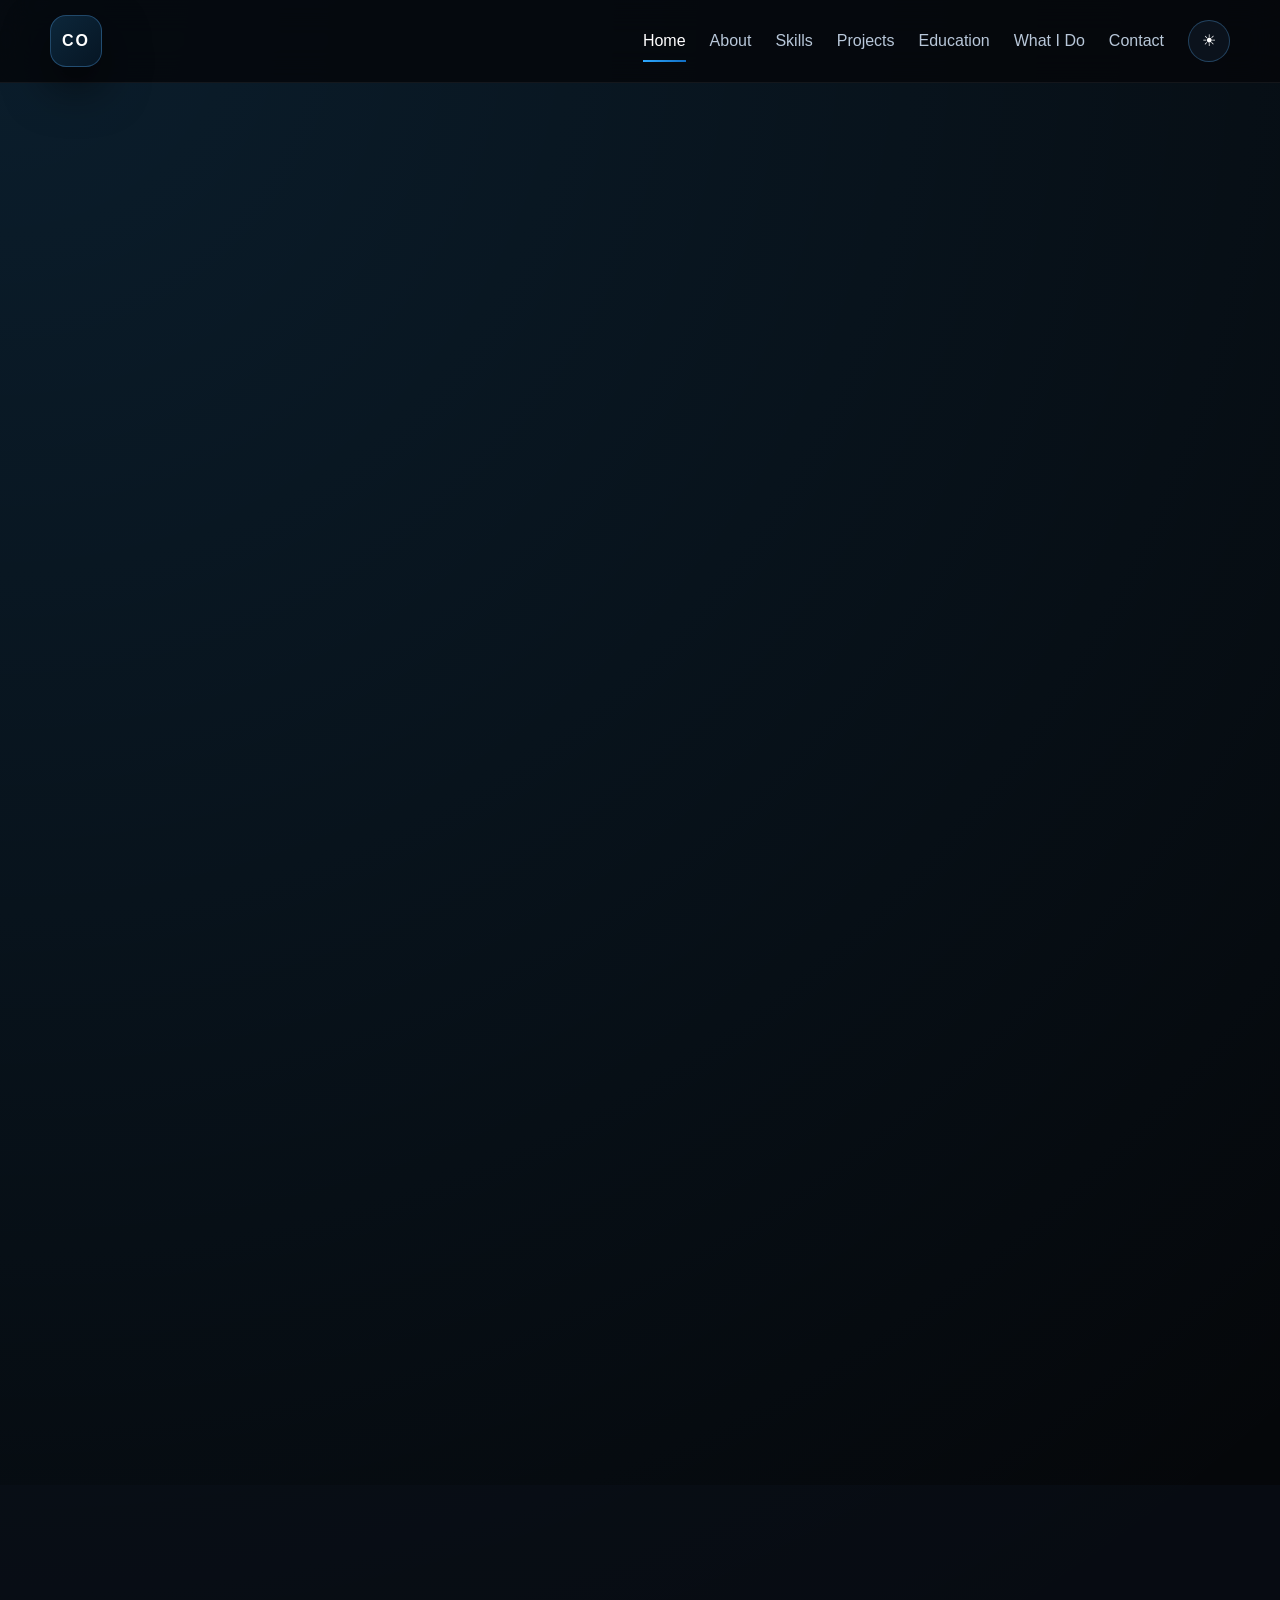
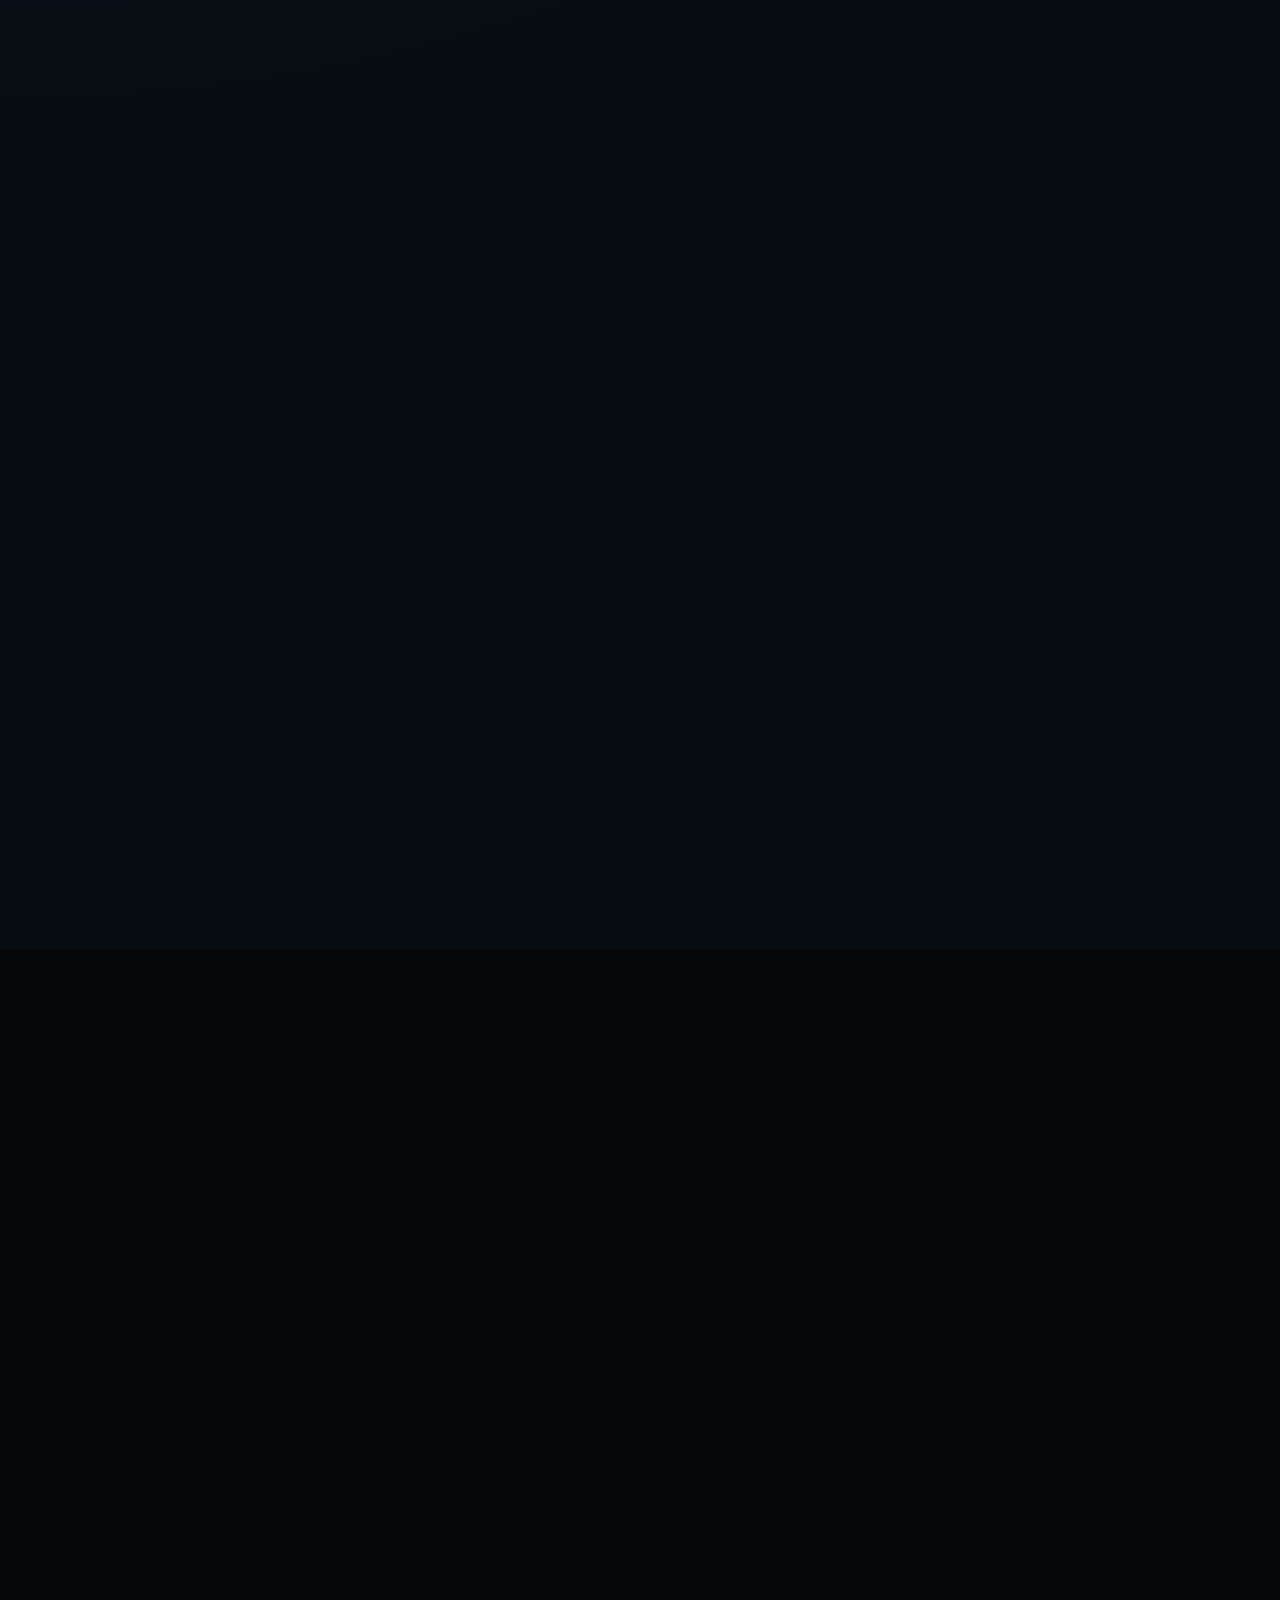
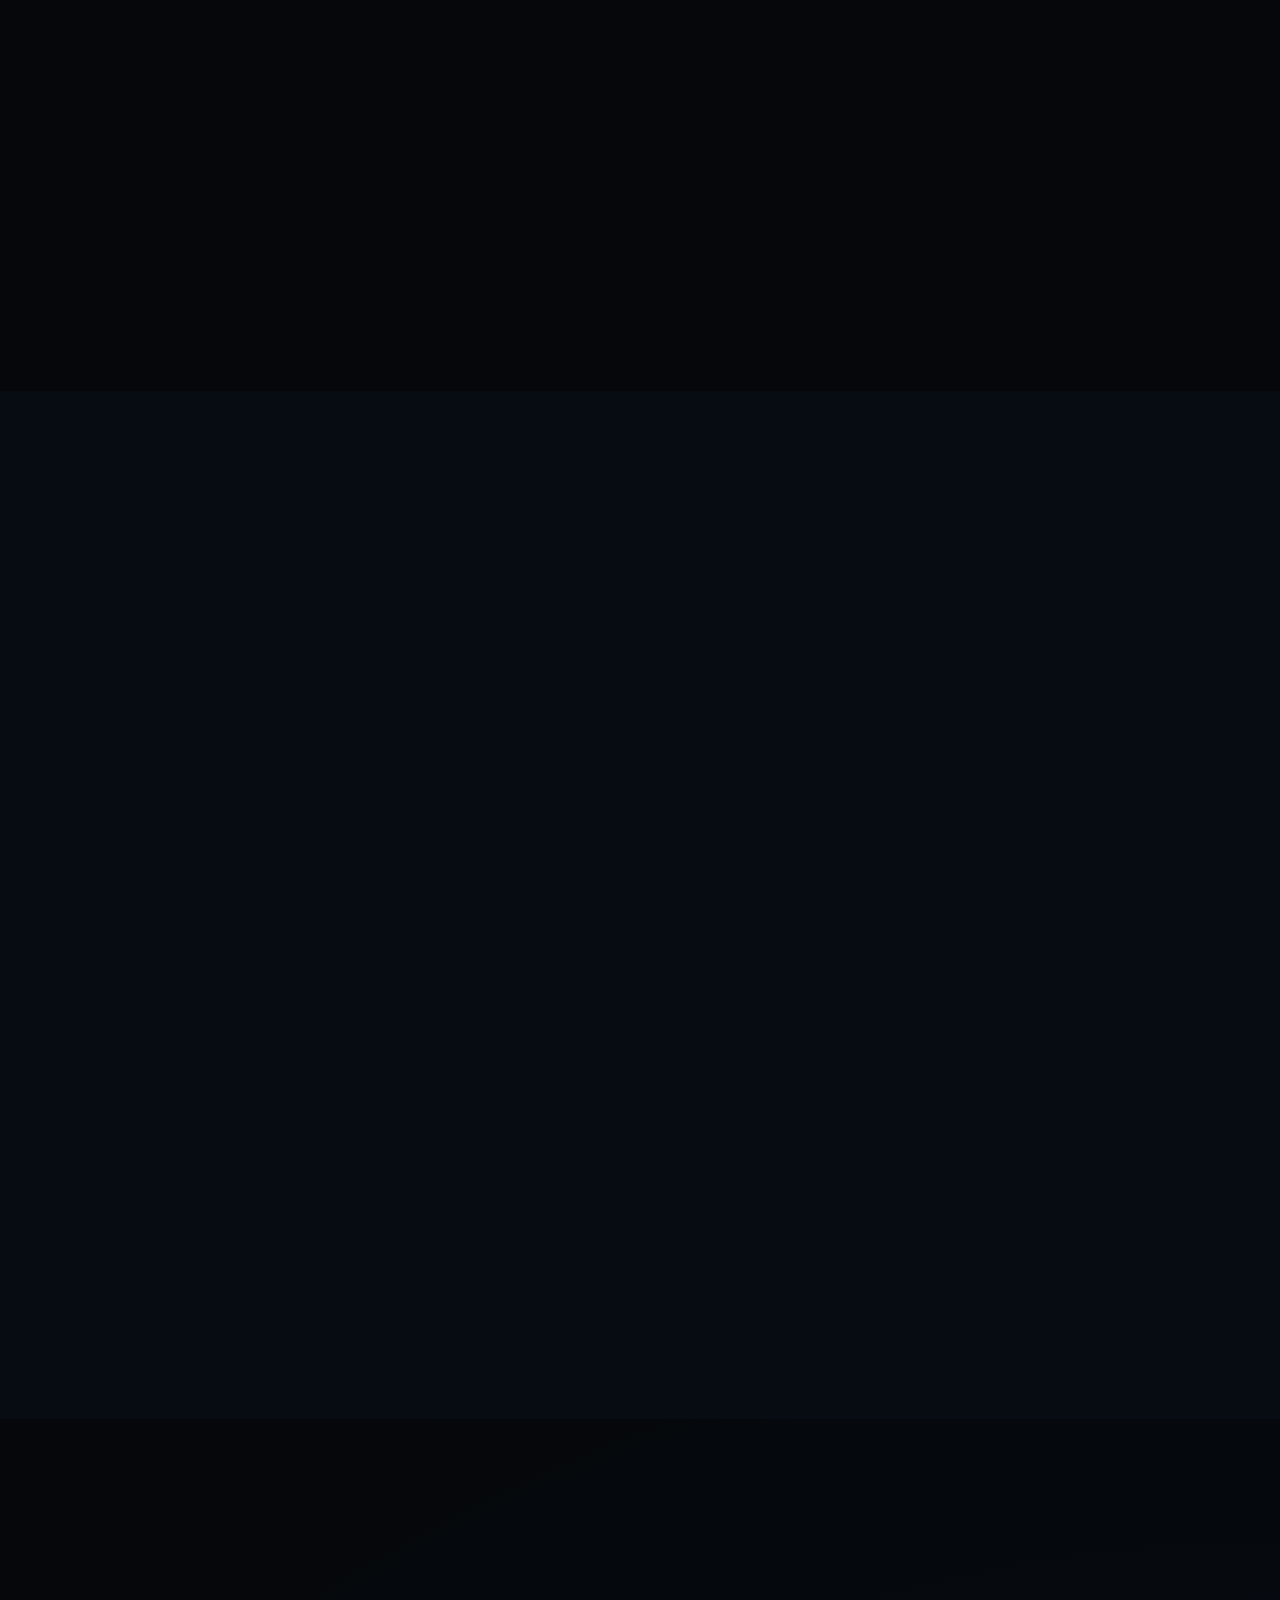
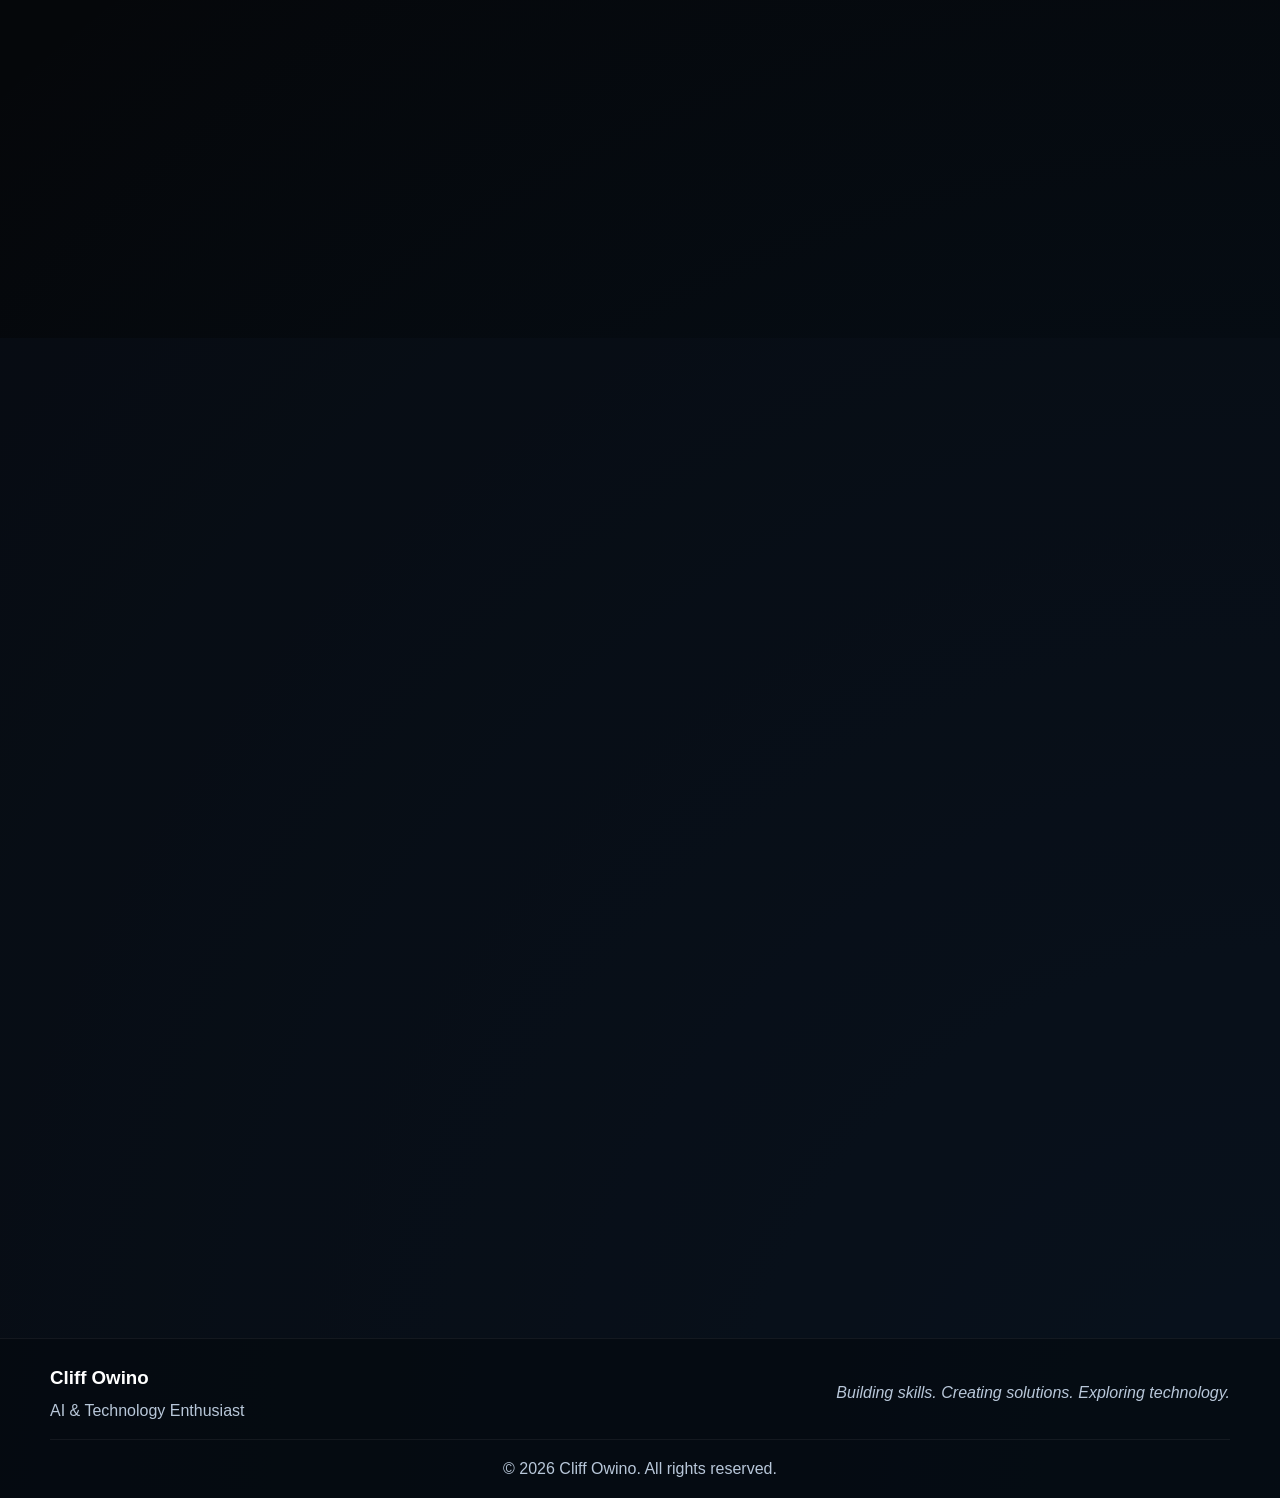
<file: index.html>
<!DOCTYPE html>
<html lang="en">
  <head>
    <meta charset="UTF-8" />
    <meta http-equiv="refresh" content="0; url=cliff-owino-portfolio/index.html" />
    <meta name="viewport" content="width=device-width, initial-scale=1.0" />
    <title>Cliff Owino | Portfolio</title>
  </head>
  <body>
    <p>Opening <a href="cliff-owino-portfolio/index.html">Cliff Owino's portfolio</a>...</p>
  </body>
</html>
</file>
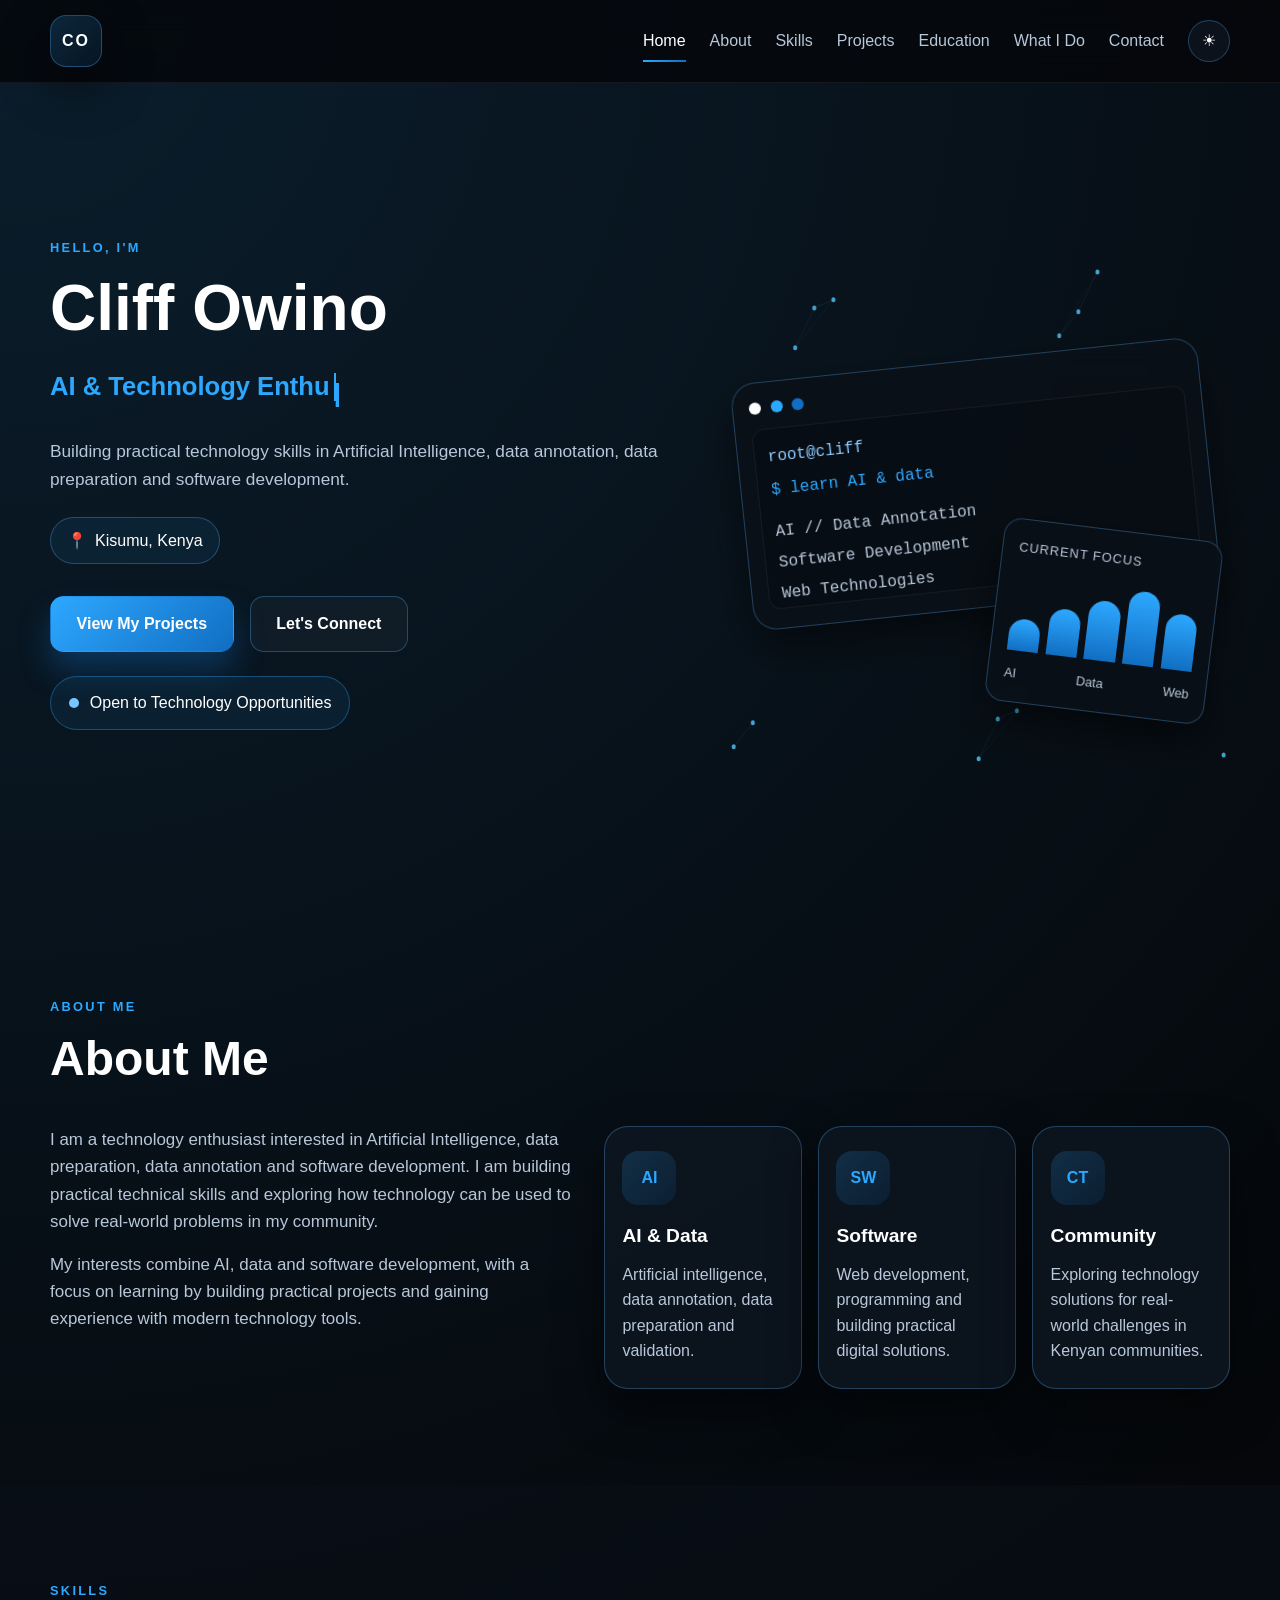
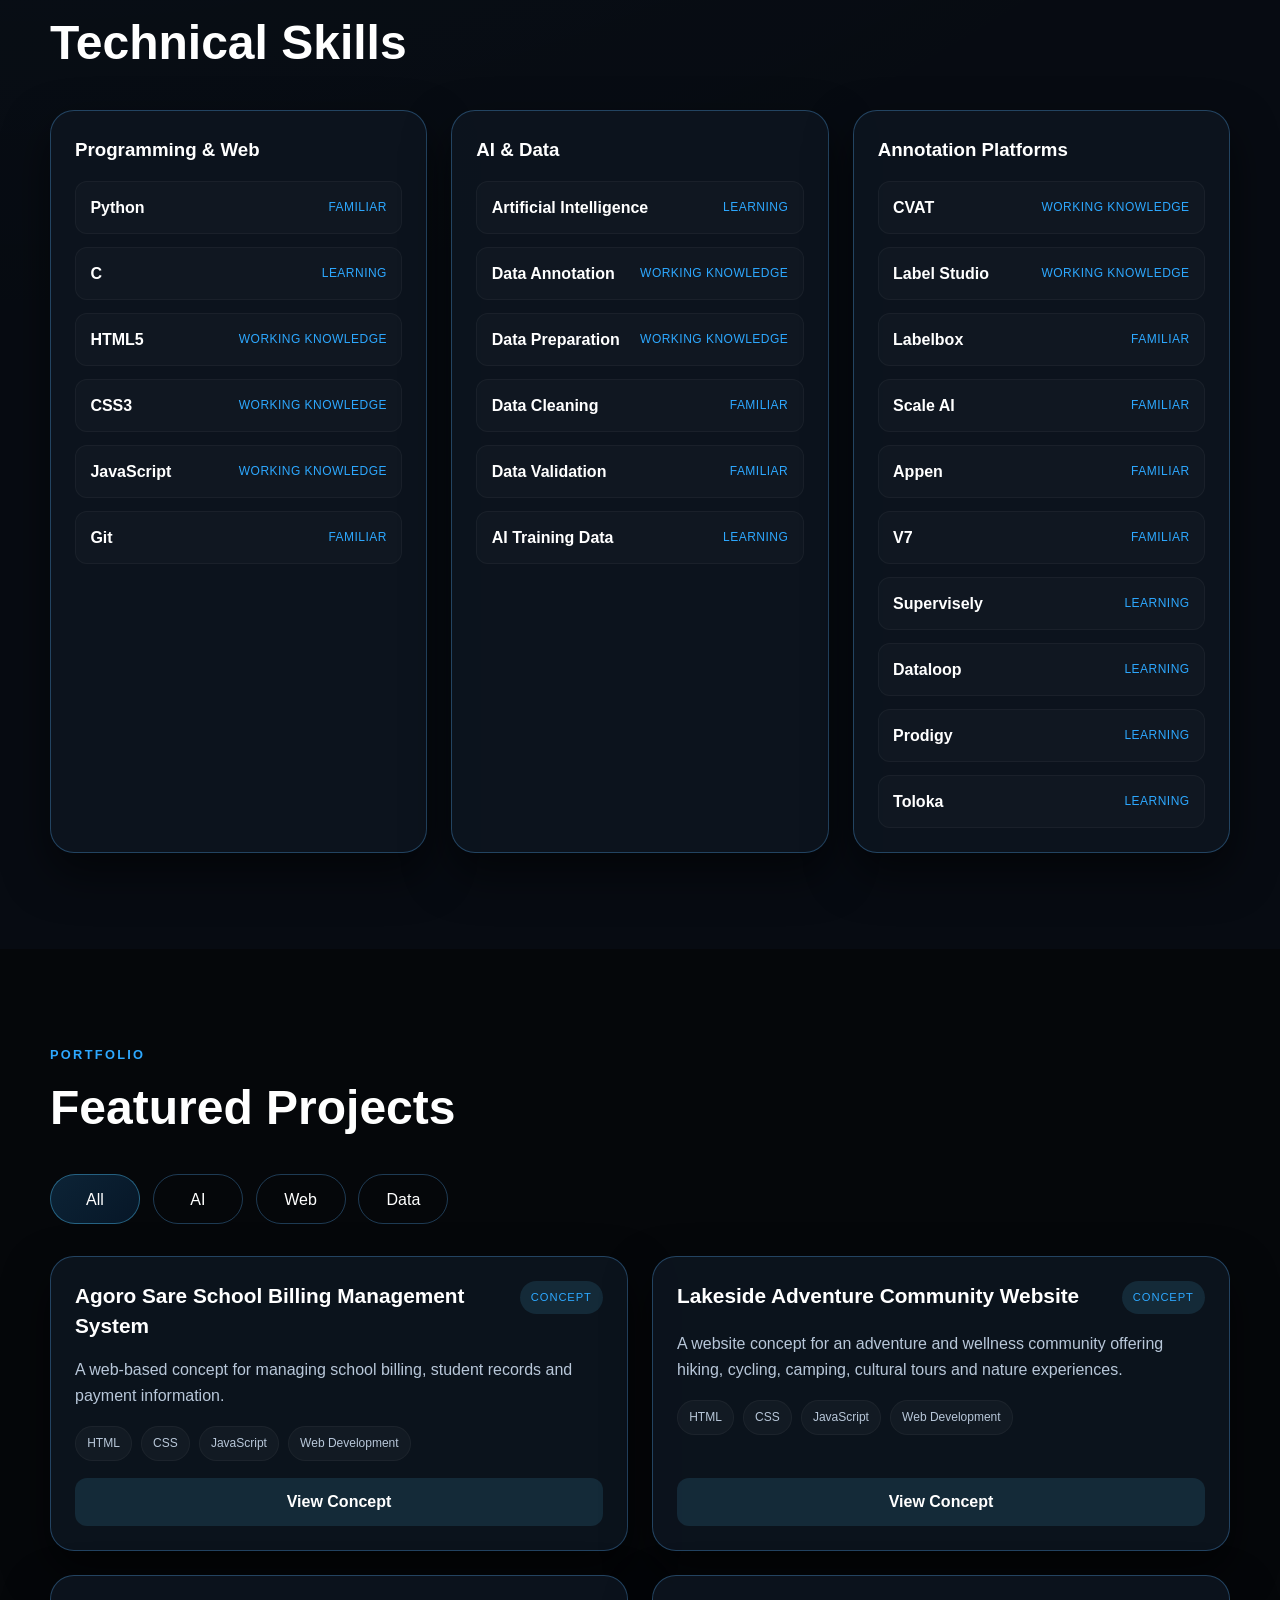
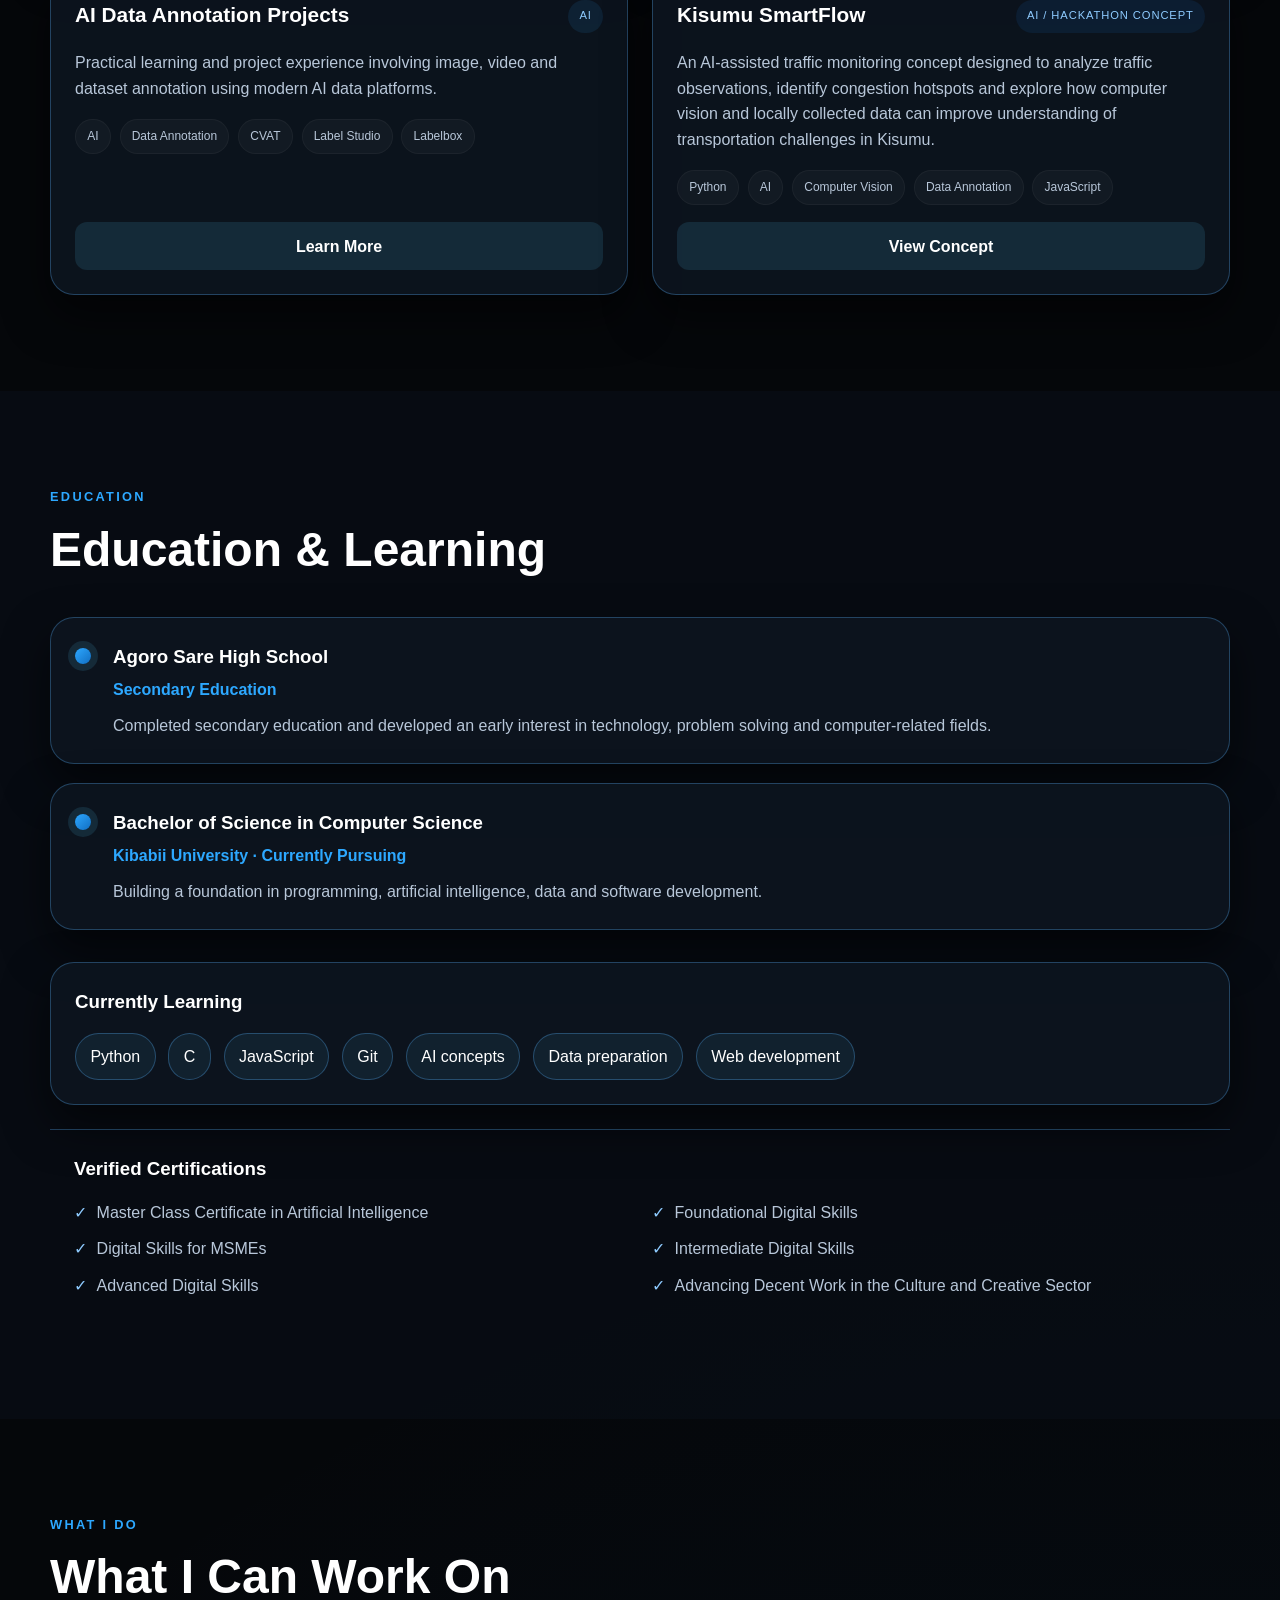
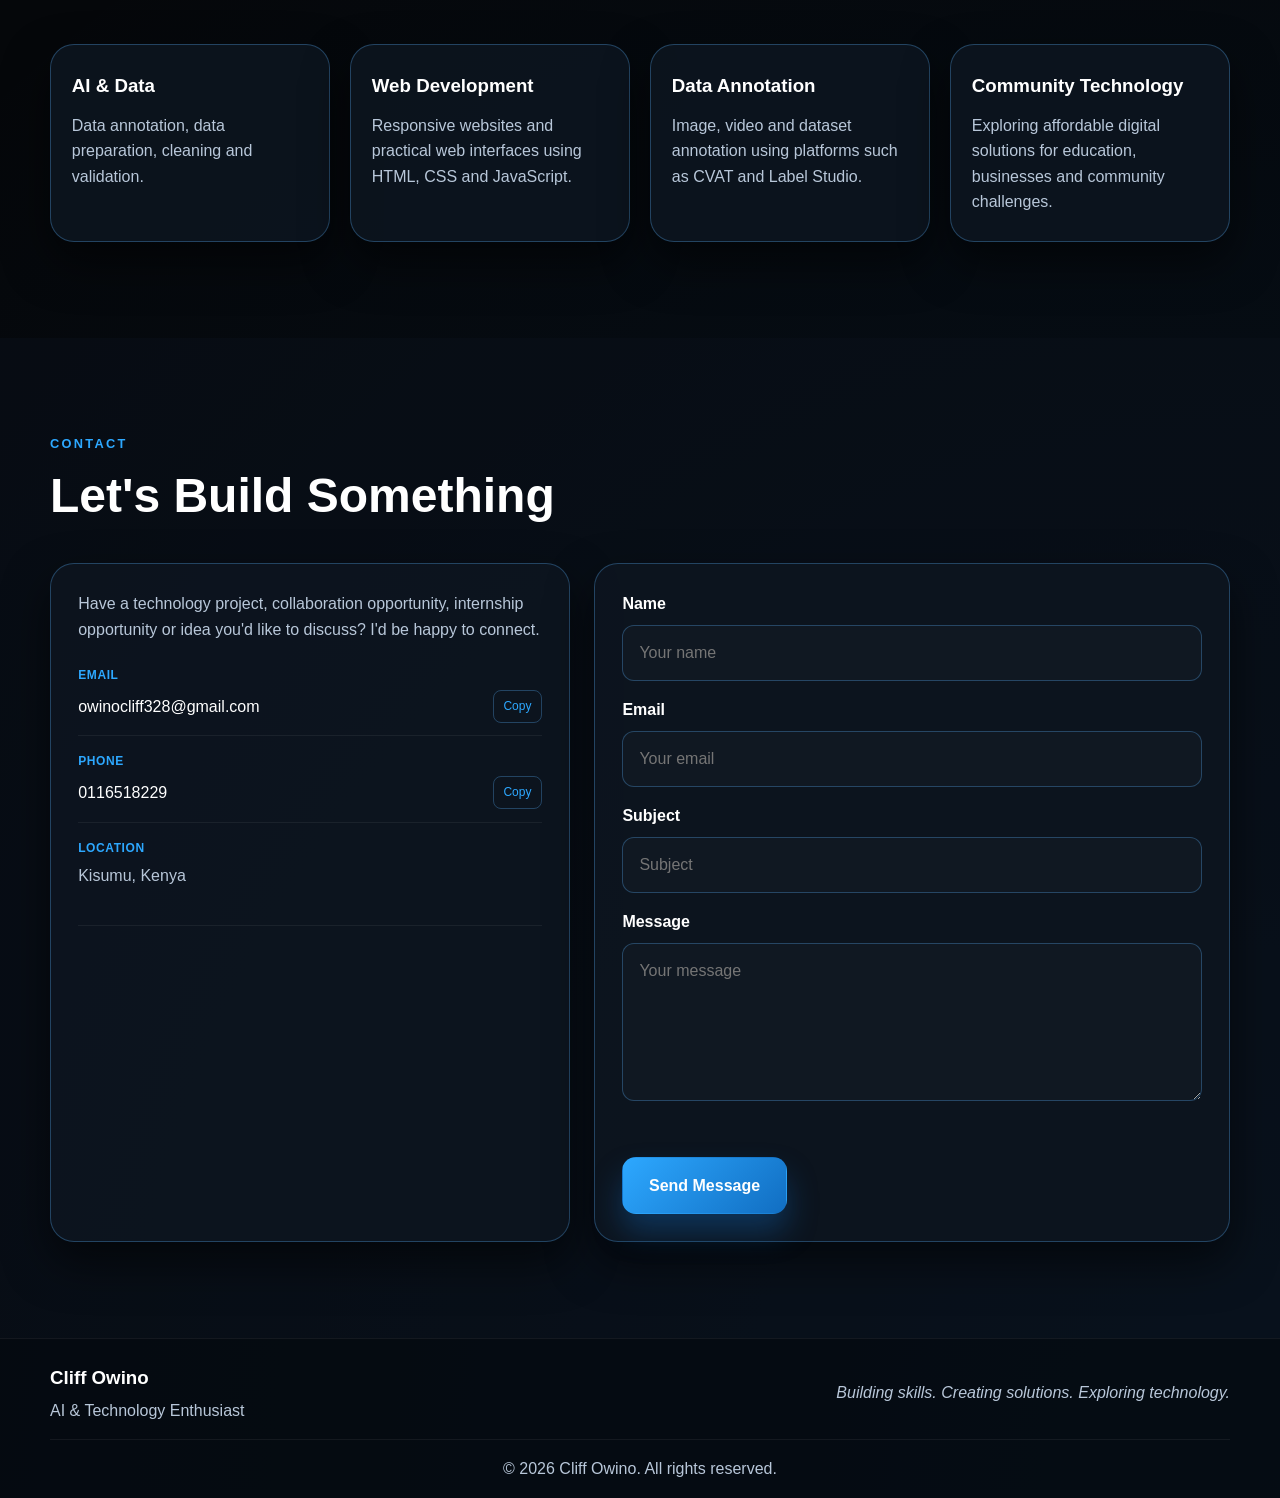
<file: cliff-owino-portfolio/index.html>
<!DOCTYPE html>
<html lang="en">
  <head>
    <meta charset="UTF-8" />
    <meta http-equiv="X-UA-Compatible" content="IE=edge" />
    <meta name="viewport" content="width=device-width, initial-scale=1.0" />
    <title>Cliff Owino | AI & Technology Enthusiast</title>
    <meta
      name="description"
      content="Portfolio of Cliff Owino, a Kenyan technology enthusiast interested in Artificial Intelligence, data annotation, data preparation and software development."
    />
    <meta property="og:title" content="Cliff Owino | AI & Technology Enthusiast" />
    <meta
      property="og:description"
      content="Portfolio of Cliff Owino, a Kenyan technology enthusiast interested in Artificial Intelligence, data annotation, data preparation and software development."
    />
    <meta property="og:type" content="website" />
    <meta property="og:image" content="assets/images/og-cover.svg" />
    <meta property="og:locale" content="en_US" />
    <meta name="theme-color" content="#070b14" />
    <link rel="stylesheet" href="css/style.css" />
  </head>
  <body>
    <header class="site-header">
      <nav class="nav container" aria-label="Main navigation">
        <a class="brand" href="#home" aria-label="Cliff Owino home">
          <span class="brand-mark">CO</span>
        </a>

        <button
          class="nav-toggle"
          type="button"
          aria-label="Toggle navigation"
          aria-expanded="false"
        >
          <span></span>
          <span></span>
          <span></span>
        </button>

        <div class="nav-menu">
          <a class="nav-link active" href="#home">Home</a>
          <a class="nav-link" href="#about">About</a>
          <a class="nav-link" href="#skills">Skills</a>
          <a class="nav-link" href="#projects">Projects</a>
          <a class="nav-link" href="#education">Education</a>
          <a class="nav-link" href="#services">What I Do</a>
          <a class="nav-link" href="#contact">Contact</a>
          <button class="theme-toggle" type="button" aria-label="Switch to light mode">
            <span class="theme-toggle-icon" aria-hidden="true">☀</span>
          </button>
        </div>
      </nav>
    </header>

    <main>
      <section id="home" class="hero section">
        <div class="container hero-grid">
          <div class="hero-copy reveal">
            <p class="eyebrow">HELLO, I'M</p>
            <h1>Cliff Owino</h1>
            <h2 class="typing-wrap" aria-live="polite">
              <span class="typing-text"></span>
              <span class="cursor" aria-hidden="true">|</span>
            </h2>
            <p class="hero-description">
              Building practical technology skills in Artificial Intelligence, data
              annotation, data preparation and software development.
            </p>

            <div class="location" aria-label="Location">Kisumu, Kenya</div>

            <div class="hero-actions">
              <a class="btn btn-primary" href="#projects">View My Projects</a>
              <a class="btn btn-secondary" href="#contact">Let's Connect</a>
            </div>

            <div class="status-badge" aria-label="Open to opportunities">
              <span class="pulse-dot" aria-hidden="true"></span>
              Open to Technology Opportunities
            </div>
          </div>

          <div class="hero-visual reveal" aria-hidden="true">
            <canvas class="network-canvas" id="networkCanvas" width="640" height="560"></canvas>

            <div class="terminal-card glass-card">
              <div class="terminal-header">
                <span class="dot red"></span>
                <span class="dot yellow"></span>
                <span class="dot green"></span>
              </div>
              <div class="terminal-body">
                <span class="prompt">root@cliff</span>
                <span class="command">$ learn AI & data</span>
                <div class="terminal-lines">
                  <span>AI // Data Annotation</span>
                  <span>Software Development</span>
                  <span>Web Technologies</span>
                </div>
              </div>
            </div>

            <div class="analytics-card glass-card">
              <p class="mini-label">Current Focus</p>
              <div class="bars" aria-hidden="true">
                <span></span>
                <span></span>
                <span></span>
                <span></span>
                <span></span>
              </div>
              <ul>
                <li>AI</li>
                <li>Data</li>
                <li>Web</li>
              </ul>
            </div>
          </div>
        </div>
      </section>

      <section id="about" class="section">
        <div class="container">
          <div class="section-heading reveal">
            <p class="section-label">About Me</p>
            <h2>About Me</h2>
          </div>

          <div class="about-grid">
            <div class="about-copy reveal">
              <p>
                I am a technology enthusiast interested in Artificial Intelligence,
                data preparation, data annotation and software development. I am
                building practical technical skills and exploring how technology can
                be used to solve real-world problems in my community.
              </p>
              <p>
                My interests combine AI, data and software development, with a
                focus on learning by building practical projects and gaining
                experience with modern technology tools.
              </p>
            </div>

            <div class="info-cards">
              <article class="info-card reveal">
                <div class="card-icon">AI</div>
                <h3>AI &amp; Data</h3>
                <p>
                  Artificial intelligence, data annotation, data preparation and
                  validation.
                </p>
              </article>

              <article class="info-card reveal">
                <div class="card-icon">SW</div>
                <h3>Software</h3>
                <p>
                  Web development, programming and building practical digital
                  solutions.
                </p>
              </article>

              <article class="info-card reveal">
                <div class="card-icon">CT</div>
                <h3>Community</h3>
                <p>
                  Exploring technology solutions for real-world challenges in Kenyan
                  communities.
                </p>
              </article>
            </div>
          </div>
        </div>
      </section>

      <section id="skills" class="section alt-section">
        <div class="container">
          <div class="section-heading reveal">
            <p class="section-label">Skills</p>
            <h2>Technical Skills</h2>
          </div>

          <div class="skills-grid">
            <div class="skill-group reveal">
              <h3>Programming &amp; Web</h3>
              <ul class="skill-list">
                <li><span>Python</span><em>Familiar</em></li>
                <li><span>C</span><em>Learning</em></li>
                <li><span>HTML5</span><em>Working Knowledge</em></li>
                <li><span>CSS3</span><em>Working Knowledge</em></li>
                <li><span>JavaScript</span><em>Working Knowledge</em></li>
                <li><span>Git</span><em>Familiar</em></li>
              </ul>
            </div>

            <div class="skill-group reveal">
              <h3>AI &amp; Data</h3>
              <ul class="skill-list">
                <li><span>Artificial Intelligence</span><em>Learning</em></li>
                <li><span>Data Annotation</span><em>Working Knowledge</em></li>
                <li><span>Data Preparation</span><em>Working Knowledge</em></li>
                <li><span>Data Cleaning</span><em>Familiar</em></li>
                <li><span>Data Validation</span><em>Familiar</em></li>
                <li><span>AI Training Data</span><em>Learning</em></li>
              </ul>
            </div>

            <div class="skill-group reveal">
              <h3>Annotation Platforms</h3>
              <ul class="skill-list">
                <li><span>CVAT</span><em>Working Knowledge</em></li>
                <li><span>Label Studio</span><em>Working Knowledge</em></li>
                <li><span>Labelbox</span><em>Familiar</em></li>
                <li><span>Scale AI</span><em>Familiar</em></li>
                <li><span>Appen</span><em>Familiar</em></li>
                <li><span>V7</span><em>Familiar</em></li>
                <li><span>Supervisely</span><em>Learning</em></li>
                <li><span>Dataloop</span><em>Learning</em></li>
                <li><span>Prodigy</span><em>Learning</em></li>
                <li><span>Toloka</span><em>Learning</em></li>
              </ul>
            </div>
          </div>
        </div>
      </section>

      <section id="projects" class="section">
        <div class="container">
          <div class="section-heading reveal">
            <p class="section-label">Portfolio</p>
            <h2>Featured Projects</h2>
          </div>

          <div class="filter-bar reveal" aria-label="Project categories">
            <button class="filter-button active" type="button" data-filter="all">All</button>
            <button class="filter-button" type="button" data-filter="ai">AI</button>
            <button class="filter-button" type="button" data-filter="web">Web</button>
            <button class="filter-button" type="button" data-filter="data">Data</button>
          </div>

          <div class="projects-grid">
            <article class="project-card reveal" data-category="web">
              <div class="project-header">
                <h3>Agoro Sare School Billing Management System</h3>
                <span class="project-badge">Concept</span>
              </div>
              <p>
                A web-based concept for managing school billing, student records and
                payment information.
              </p>
              <div class="tag-list">
                <span>HTML</span>
                <span>CSS</span>
                <span>JavaScript</span>
                <span>Web Development</span>
              </div>
              <button class="project-btn" type="button" data-project="billing">View Concept</button>
            </article>

            <article class="project-card reveal" data-category="web">
              <div class="project-header">
                <h3>Lakeside Adventure Community Website</h3>
                <span class="project-badge">Concept</span>
              </div>
              <p>
                A website concept for an adventure and wellness community offering
                hiking, cycling, camping, cultural tours and nature experiences.
              </p>
              <div class="tag-list">
                <span>HTML</span>
                <span>CSS</span>
                <span>JavaScript</span>
                <span>Web Development</span>
              </div>
              <button class="project-btn" type="button" data-project="lakeside">View Concept</button>
            </article>

            <article class="project-card reveal" data-category="ai data">
              <div class="project-header">
                <h3>AI Data Annotation Projects</h3>
                <span class="project-badge ai">AI</span>
              </div>
              <p>
                Practical learning and project experience involving image, video and
                dataset annotation using modern AI data platforms.
              </p>
              <div class="tag-list">
                <span>AI</span>
                <span>Data Annotation</span>
                <span>CVAT</span>
                <span>Label Studio</span>
                <span>Labelbox</span>
              </div>
              <button class="project-btn" type="button" data-project="annotation">Learn More</button>
            </article>

            <article class="project-card reveal" data-category="ai">
              <div class="project-header">
                <h3>Kisumu SmartFlow</h3>
                <span class="project-badge highlight">AI / Hackathon Concept</span>
              </div>
              <p>
                An AI-assisted traffic monitoring concept designed to analyze traffic
                observations, identify congestion hotspots and explore how computer
                vision and locally collected data can improve understanding of
                transportation challenges in Kisumu.
              </p>
              <div class="tag-list">
                <span>Python</span>
                <span>AI</span>
                <span>Computer Vision</span>
                <span>Data Annotation</span>
                <span>JavaScript</span>
              </div>
              <button class="project-btn" type="button" data-project="smartflow">View Concept</button>
            </article>
          </div>
        </div>
      </section>

      <section id="education" class="section alt-section">
        <div class="container">
          <div class="section-heading reveal">
            <p class="section-label">Education</p>
            <h2>Education &amp; Learning</h2>
          </div>

          <div class="timeline reveal">
            <article class="timeline-item">
              <div class="timeline-dot" aria-hidden="true"></div>
              <div class="timeline-content">
                <h3>Agoro Sare High School</h3>
                <p class="timeline-tag">Secondary Education</p>
                <p>
                  Completed secondary education and developed an early interest in
                  technology, problem solving and computer-related fields.
                </p>
              </div>
            </article>

            <article class="timeline-item">
              <div class="timeline-dot" aria-hidden="true"></div>
              <div class="timeline-content">
                <h3>Bachelor of Science in Computer Science</h3>
                <p class="timeline-tag">Kibabii University · Currently Pursuing</p>
                <p>
                  Building a foundation in programming, artificial intelligence, data
                  and software development.
                </p>
              </div>
            </article>
          </div>

          <div class="learning-panel reveal">
            <h3>Currently Learning</h3>
            <ul class="learning-list">
              <li>Python</li>
              <li>C</li>
              <li>JavaScript</li>
              <li>Git</li>
              <li>AI concepts</li>
              <li>Data preparation</li>
              <li>Web development</li>
            </ul>
          </div>

          <div class="certifications reveal">
            <h3>Verified Certifications</h3>
            <ul class="certification-list">
              <li>Master Class Certificate in Artificial Intelligence</li>
              <li>Foundational Digital Skills</li>
              <li>Digital Skills for MSMEs</li>
              <li>Intermediate Digital Skills</li>
              <li>Advanced Digital Skills</li>
              <li>Advancing Decent Work in the Culture and Creative Sector</li>
            </ul>
          </div>
        </div>
      </section>

      <section id="services" class="section">
        <div class="container">
          <div class="section-heading reveal">
            <p class="section-label">What I Do</p>
            <h2>What I Can Work On</h2>
          </div>

          <div class="services-grid">
            <article class="service-card reveal">
              <h3>AI &amp; Data</h3>
              <p>Data annotation, data preparation, cleaning and validation.</p>
            </article>

            <article class="service-card reveal">
              <h3>Web Development</h3>
              <p>
                Responsive websites and practical web interfaces using HTML, CSS and
                JavaScript.
              </p>
            </article>

            <article class="service-card reveal">
              <h3>Data Annotation</h3>
              <p>
                Image, video and dataset annotation using platforms such as CVAT and
                Label Studio.
              </p>
            </article>

            <article class="service-card reveal">
              <h3>Community Technology</h3>
              <p>
                Exploring affordable digital solutions for education, businesses and
                community challenges.
              </p>
            </article>
          </div>
        </div>
      </section>

      <section id="contact" class="section alt-section">
        <div class="container">
          <div class="section-heading reveal">
            <p class="section-label">Contact</p>
            <h2>Let's Build Something</h2>
          </div>

          <div class="contact-grid">
            <div class="contact-details reveal">
              <p>
                Have a technology project, collaboration opportunity, internship
                opportunity or idea you'd like to discuss? I'd be happy to connect.
              </p>

              <ul class="contact-list">
                <li>
                  <span>Email</span>
                  <div class="contact-value"><a href="mailto:owinocliff328@gmail.com">owinocliff328@gmail.com</a><button class="copy-button" type="button" data-copy="owinocliff328@gmail.com" aria-label="Copy email">Copy</button></div>
                </li>
                <li>
                  <span>Phone</span>
                  <div class="contact-value"><a href="tel:+254116518229">0116518229</a><button class="copy-button" type="button" data-copy="0116518229" aria-label="Copy phone number">Copy</button></div>
                </li>
                <li>
                  <span>Location</span>
                  <p>Kisumu, Kenya</p>
                </li>
              </ul>
            </div>

            <form class="contact-form reveal" id="contactForm" novalidate>
              <div class="form-row">
                <label for="name">Name</label>
                <input id="name" name="name" type="text" placeholder="Your name" />
              </div>

              <div class="form-row">
                <label for="email">Email</label>
                <input id="email" name="email" type="email" placeholder="Your email" />
              </div>

              <div class="form-row">
                <label for="subject">Subject</label>
                <input id="subject" name="subject" type="text" placeholder="Subject" />
              </div>

              <div class="form-row">
                <label for="message">Message</label>
                <textarea id="message" name="message" rows="5" placeholder="Your message"></textarea>
              </div>

              <div id="formMessage" class="form-message" aria-live="polite"></div>
              <button class="btn btn-primary submit-btn" type="submit">Send Message</button>
            </form>
          </div>
        </div>
      </section>
    </main>

    <footer class="site-footer">
      <div class="container footer-inner">
        <div>
          <h3>Cliff Owino</h3>
          <p>AI &amp; Technology Enthusiast</p>
        </div>

        <p class="tagline">Building skills. Creating solutions. Exploring technology.</p>
      </div>

      <div class="container footer-bottom">
        <p>© <span id="year"></span> Cliff Owino. All rights reserved.</p>
      </div>
    </footer>

    <div class="modal-backdrop" id="projectModal" hidden>
      <div class="project-modal" role="dialog" aria-modal="true" aria-labelledby="modalTitle">
        <button class="modal-close" type="button" aria-label="Close project details">×</button>
        <p class="section-label">Project Concept</p>
        <h2 id="modalTitle"></h2>
        <div id="modalContent"></div>
      </div>
    </div>

    <button class="back-to-top" type="button" aria-label="Back to top">↑</button>

    <script src="js/script.js"></script>
  </body>
</html>
</file>
<file: cliff-owino-portfolio/css/style.css>
:root {
  --bg: #05070a;
  --bg-soft: #0b111a;
  --bg-card: rgba(13, 21, 32, 0.86);
  --bg-card-strong: rgba(5, 8, 13, 0.97);
  --surface: #101923;
  --surface-alt: #172536;
  --text: #ffffff;
  --muted: #b8c7d9;
  --primary: #2da8ff;
  --primary-strong: #087fd1;
  --secondary: #116ec2;
  --accent: #8ecbff;
  --border: rgba(91, 179, 255, 0.3);
  --shadow: 0 20px 45px rgba(0, 0, 0, 0.55);
  --success: #78c6ff;
  --error: #ffffff;
  --warning: #9bd4ff;
  --radius: 24px;
  --radius-sm: 14px;
  --container: 1180px;
  --nav-height: 82px;
}

body[data-theme='light'] {
  --bg: #ffffff;
  --bg-soft: #eaf5ff;
  --bg-card: rgba(255, 255, 255, 0.8);
  --bg-card-strong: rgba(246, 251, 255, 0.98);
  --surface: #f5faff;
  --surface-alt: #e7f3ff;
  --text: #05070a;
  --muted: #40566e;
  --primary: #075ea8;
  --primary-strong: #06467f;
  --secondary: #0b77c5;
  --accent: #075ea8;
  --border: rgba(7, 94, 168, 0.22);
  --shadow: 0 20px 45px rgba(4, 36, 67, 0.16);
}

* {
  box-sizing: border-box;
  margin: 0;
  padding: 0;
}

html {
  scroll-behavior: smooth;
}

body {
  font-family: 'Segoe UI', Tahoma, Geneva, Verdana, sans-serif;
  background:
    radial-gradient(circle at top left, rgba(45, 168, 255, 0.14), transparent 30%),
    radial-gradient(circle at bottom right, rgba(17, 110, 194, 0.12), transparent 30%),
    var(--bg);
  color: var(--text);
  line-height: 1.6;
  transition: background 0.25s ease, color 0.25s ease;
}

img {
  max-width: 100%;
  display: block;
}

a {
  color: inherit;
  text-decoration: none;
}

button,
input,
textarea {
  font: inherit;
}

button {
  cursor: pointer;
}

.container {
  width: min(var(--container), calc(100% - 2rem));
  margin: 0 auto;
}

.section {
  padding: 6rem 0;
}

.alt-section {
  background: rgba(11, 17, 26, 0.5);
}

body[data-theme='light'] .alt-section {
  background: rgba(255, 255, 255, 0.28);
}

.site-header {
  position: sticky;
  top: 0;
  z-index: 50;
  backdrop-filter: blur(16px);
  background: rgba(5, 7, 10, 0.82);
  border-bottom: 1px solid rgba(255, 255, 255, 0.06);
}

body[data-theme='light'] .site-header {
  background: rgba(255, 255, 255, 0.88);
  border-bottom-color: rgba(12, 23, 40, 0.06);
}

.nav {
  min-height: var(--nav-height);
  display: flex;
  align-items: center;
  justify-content: space-between;
  gap: 1rem;
}

.brand {
  display: inline-flex;
  align-items: center;
  justify-content: center;
  width: 52px;
  height: 52px;
  border-radius: 16px;
  border: 1px solid var(--border);
  background: linear-gradient(135deg, rgba(45, 168, 255, 0.18), rgba(17, 110, 194, 0.12));
  color: var(--text);
  font-weight: 700;
  letter-spacing: 0.12em;
  box-shadow: var(--shadow);
}

.nav-menu {
  display: flex;
  align-items: center;
  gap: 1.5rem;
}

.nav-link {
  position: relative;
  color: var(--muted);
  font-weight: 500;
  transition: color 0.25s ease;
}

.nav-link:hover,
.nav-link.active {
  color: var(--text);
}

.nav-link::after {
  content: '';
  position: absolute;
  left: 0;
  bottom: -8px;
  width: 100%;
  height: 2px;
  background: linear-gradient(90deg, var(--primary), var(--secondary));
  transform: scaleX(0);
  transform-origin: left;
  transition: transform 0.25s ease;
}

.nav-link:hover::after,
.nav-link.active::after {
  transform: scaleX(1);
}

.theme-toggle {
  width: 42px;
  height: 42px;
  border: 1px solid var(--border);
  border-radius: 50%;
  background: var(--bg-card);
  color: var(--text);
  display: inline-flex;
  align-items: center;
  justify-content: center;
}

.nav-toggle {
  display: none;
  width: 46px;
  height: 46px;
  border-radius: 12px;
  border: 1px solid var(--border);
  background: transparent;
  padding: 10px 12px;
  flex-direction: column;
  justify-content: center;
  gap: 5px;
}

.nav-toggle span {
  display: block;
  width: 100%;
  height: 2px;
  border-radius: 99px;
  background: var(--text);
  transition: transform 0.25s ease, opacity 0.25s ease;
}

.eyebrow,
.section-label {
  color: var(--primary);
  font-size: 0.8rem;
  letter-spacing: 0.18em;
  text-transform: uppercase;
  font-weight: 700;
  margin-bottom: 1rem;
}

.hero {
  padding-top: 5rem;
  min-height: calc(100vh - 82px);
  display: flex;
  align-items: center;
}

.hero-grid {
  display: grid;
  grid-template-columns: 1.1fr 0.9fr;
  gap: 3rem;
  align-items: center;
}

.hero-copy h1 {
  font-size: clamp(2.6rem, 5vw, 5rem);
  line-height: 1.05;
  margin-bottom: 0.8rem;
}

.typing-wrap {
  display: flex;
  align-items: center;
  min-height: 2.5em;
  margin-bottom: 1.2rem;
  font-size: clamp(1.2rem, 2vw, 2.4rem);
  color: var(--primary);
  font-weight: 600;
}

.cursor {
  display: inline-block;
  width: 2px;
  height: 1.1em;
  background: var(--primary);
  margin-left: 0.25rem;
  animation: blink 0.8s infinite;
}

@keyframes blink {
  0%, 49% { opacity: 1; }
  50%, 100% { opacity: 0; }
}

.hero-description {
  max-width: 620px;
  color: var(--muted);
  font-size: 1.08rem;
  margin-bottom: 1.5rem;
}

.location {
  display: inline-flex;
  align-items: center;
  gap: 0.5rem;
  color: var(--text);
  margin-bottom: 2rem;
  padding: 0.6rem 1rem;
  border-radius: 999px;
  border: 1px solid var(--border);
  background: rgba(45, 168, 255, 0.08);
}

.location::before {
  content: '📍';
}

.hero-actions {
  display: flex;
  align-items: center;
  flex-wrap: wrap;
  gap: 1rem;
  margin-bottom: 1.5rem;
}

.btn {
  display: inline-flex;
  align-items: center;
  justify-content: center;
  min-height: 52px;
  padding: 0.9rem 1.6rem;
  border-radius: 14px;
  border: 1px solid transparent;
  font-weight: 600;
  transition: transform 0.25s ease, box-shadow 0.25s ease, border-color 0.25s ease;
}

.btn:hover,
.btn:focus-visible {
  transform: translateY(-2px);
}

.btn-primary {
  background: linear-gradient(135deg, var(--primary), var(--secondary));
  color: #ffffff;
  box-shadow: 0 18px 30px rgba(17, 110, 194, 0.35);
}

.btn-secondary {
  background: rgba(255, 255, 255, 0.03);
  border-color: var(--border);
  color: var(--text);
}

.status-badge {
  display: inline-flex;
  align-items: center;
  gap: 0.7rem;
  padding: 0.8rem 1.1rem;
  border-radius: 999px;
  border: 1px solid rgba(45, 168, 255, 0.35);
  background: rgba(45, 168, 255, 0.08);
  color: var(--text);
}

.pulse-dot {
  width: 10px;
  height: 10px;
  border-radius: 50%;
  background: var(--success);
  box-shadow: 0 0 0 0 rgba(45, 168, 255, 0.7);
  animation: pulse 1.8s infinite;
}

@keyframes pulse {
  0% { box-shadow: 0 0 0 0 rgba(45, 168, 255, 0.7); }
  70% { box-shadow: 0 0 0 18px rgba(45, 168, 255, 0); }
  100% { box-shadow: 0 0 0 0 rgba(45, 168, 255, 0); }
}

.hero-visual {
  position: relative;
  min-height: 560px;
  display: grid;
  place-items: center;
}

.network-canvas {
  position: absolute;
  inset: 0;
  width: 100%;
  height: 100%;
  opacity: 0.8;
}

.glass-card {
  background: rgba(9, 15, 23, 0.82);
  border: 1px solid var(--border);
  box-shadow: var(--shadow);
  backdrop-filter: blur(16px);
}

body[data-theme='light'] .glass-card {
  background: rgba(255, 255, 255, 0.62);
}

.terminal-card {
  position: relative;
  width: min(92%, 480px);
  border-radius: var(--radius);
  padding: 1rem 1rem 1.2rem;
  transform: rotate(-6deg);
}

.terminal-header {
  display: flex;
  align-items: center;
  gap: 0.6rem;
  padding: 0.2rem 0 0.9rem;
}

.dot {
  display: inline-block;
  width: 12px;
  height: 12px;
  border-radius: 50%;
}

.dot.red { background: #ffffff; }
.dot.yellow { background: #2da8ff; }
.dot.green { background: #116ec2; }

.terminal-body {
  padding: 1rem 0.8rem 0;
  border-radius: 12px;
  background: rgba(6, 11, 18, 0.55);
  border: 1px solid rgba(255, 255, 255, 0.06);
  font-family: 'Consolas', 'Courier New', monospace;
  color: #ffffff;
}

.prompt {
  color: var(--accent);
}

.command {
  color: var(--primary);
  display: block;
  margin-top: 0.5rem;
}

.terminal-lines {
  display: flex;
  flex-direction: column;
  gap: 0.35rem;
  margin-top: 1rem;
  color: var(--muted);
}

.analytics-card {
  position: absolute;
  right: 1rem;
  bottom: 3.2rem;
  width: 220px;
  border-radius: 18px;
  padding: 1.1rem 1rem;
  transform: rotate(7deg);
}

.mini-label {
  color: var(--muted);
  margin-bottom: 0.8rem;
  font-size: 0.8rem;
  letter-spacing: 0.08em;
  text-transform: uppercase;
}

.bars {
  display: flex;
  align-items: end;
  height: 80px;
  gap: 0.45rem;
  margin-bottom: 0.8rem;
}

.bars span {
  width: 22%;
  display: block;
  background: linear-gradient(180deg, var(--primary), var(--secondary));
  border-radius: 999px 999px 0 0;
}

.bars span:nth-child(1) { height: 40%; }
.bars span:nth-child(2) { height: 58%; }
.bars span:nth-child(3) { height: 75%; }
.bars span:nth-child(4) { height: 92%; }
.bars span:nth-child(5) { height: 70%; }

.analytics-card ul {
  display: flex;
  list-style: none;
  justify-content: space-between;
  gap: 0.75rem;
  color: var(--muted);
  font-size: 0.8rem;
}

.section-heading {
  margin-bottom: 2.5rem;
}

.section-heading h2 {
  font-size: clamp(2.1rem, 4vw, 3rem);
  line-height: 1.1;
}

.about-grid {
  display: grid;
  grid-template-columns: 1fr 1.2fr;
  gap: 2rem;
  align-items: start;
}

.about-copy {
  color: var(--muted);
  font-size: 1.06rem;
}

.about-copy p + p {
  margin-top: 1rem;
}

.info-cards {
  display: grid;
  grid-template-columns: repeat(3, minmax(0, 1fr));
  gap: 1rem;
}

.info-card,
.skill-group,
.project-card,
.service-card,
.timeline-item,
.learning-panel,
.contact-form,
.contact-details {
  background: var(--bg-card);
  border: 1px solid var(--border);
  border-radius: var(--radius);
  box-shadow: var(--shadow);
}

.info-card {
  padding: 1.5rem 1.1rem;
}

.card-icon {
  width: 54px;
  height: 54px;
  display: grid;
  place-items: center;
  border-radius: 16px;
  margin-bottom: 1rem;
  background: linear-gradient(135deg, rgba(45, 168, 255, 0.18), rgba(17, 110, 194, 0.12));
  color: var(--primary);
  font-weight: 700;
}

.info-card h3 {
  margin-bottom: 0.6rem;
  font-size: 1.2rem;
}

.info-card p,
.service-card p,
.contact-details p {
  color: var(--muted);
}

.skills-grid {
  display: grid;
  grid-template-columns: repeat(3, minmax(0, 1fr));
  gap: 1.5rem;
}

.skill-group {
  padding: 1.5rem;
}

.skill-group h3 {
  margin-bottom: 1rem;
}

.skill-list {
  list-style: none;
  display: flex;
  flex-direction: column;
  gap: 0.8rem;
}

.skill-list li {
  display: flex;
  align-items: center;
  justify-content: space-between;
  gap: 1rem;
  padding: 0.8rem 0.9rem;
  border-radius: 12px;
  background: rgba(255, 255, 255, 0.02);
  border: 1px solid rgba(255, 255, 255, 0.04);
}

.skill-list span {
  font-weight: 600;
}

.skill-list em {
  font-style: normal;
  color: var(--primary);
  font-size: 0.75rem;
  letter-spacing: 0.04em;
  text-transform: uppercase;
}

.filter-bar {
  display: flex;
  flex-wrap: wrap;
  gap: 0.8rem;
  margin-bottom: 2rem;
}

.filter-button {
  min-width: 90px;
  min-height: 42px;
  padding: 0.7rem 1rem;
  border: 1px solid var(--border);
  border-radius: 999px;
  background: transparent;
  color: var(--text);
  transition: all 0.25s ease;
}

.filter-button.active,
.filter-button:hover {
  background: linear-gradient(135deg, rgba(45, 168, 255, 0.18), rgba(17, 110, 194, 0.16));
  border-color: rgba(82, 200, 255, 0.4);
}

.projects-grid {
  display: grid;
  grid-template-columns: repeat(2, minmax(0, 1fr));
  gap: 1.5rem;
}

.project-card {
  padding: 1.5rem;
  display: flex;
  flex-direction: column;
  gap: 1.1rem;
  transition: transform 0.25s ease, border-color 0.25s ease;
}

.project-card:hover {
  transform: translateY(-4px);
  border-color: rgba(82, 200, 255, 0.35);
}

.project-card.hidden {
  display: none;
}

.project-header {
  display: flex;
  align-items: flex-start;
  justify-content: space-between;
  gap: 1rem;
}

.project-header h3 {
  font-size: 1.3rem;
  line-height: 1.4;
}

.project-badge {
  display: inline-flex;
  align-items: center;
  justify-content: center;
  padding: 0.45rem 0.7rem;
  border-radius: 999px;
  background: rgba(82, 200, 255, 0.12);
  color: var(--primary);
  font-size: 0.7rem;
  text-transform: uppercase;
  letter-spacing: 0.08em;
  white-space: nowrap;
}

.project-badge.ai {
  background: rgba(45, 168, 255, 0.1);
  color: var(--accent);
}

.project-badge.highlight {
  background: rgba(17, 110, 194, 0.12);
  color: var(--accent);
}

.project-card p {
  color: var(--muted);
}

.tag-list {
  display: flex;
  flex-wrap: wrap;
  gap: 0.55rem;
}

.tag-list span {
  padding: 0.42rem 0.7rem;
  border-radius: 999px;
  background: rgba(255, 255, 255, 0.03);
  border: 1px solid rgba(255, 255, 255, 0.04);
  color: var(--muted);
  font-size: 0.75rem;
}

.project-btn {
  margin-top: auto;
  min-height: 48px;
  border: none;
  border-radius: 12px;
  font-weight: 600;
  background: rgba(82, 200, 255, 0.12);
  color: var(--text);
  transition: background 0.25s ease, transform 0.25s ease;
}

.project-btn:hover:not(:disabled) {
  background: rgba(82, 200, 255, 0.2);
  transform: translateY(-1px);
}

.concept-btn {
  opacity: 0.75;
  cursor: not-allowed;
}

.timeline {
  display: flex;
  flex-direction: column;
  gap: 1.2rem;
  margin-bottom: 2rem;
}

.timeline-item {
  position: relative;
  display: grid;
  grid-template-columns: 22px 1fr;
  gap: 1rem;
  padding: 1.5rem;
}

.timeline-dot {
  position: relative;
  width: 16px;
  height: 16px;
  margin-top: 0.4rem;
  border-radius: 50%;
  background: linear-gradient(135deg, var(--primary), var(--secondary));
  box-shadow: 0 0 0 7px rgba(82, 200, 255, 0.12);
}

.timeline-content h3 {
  margin-bottom: 0.35rem;
}

.timeline-tag {
  color: var(--primary);
  font-weight: 600;
  margin-bottom: 0.65rem;
}

.timeline-content p:last-child {
  color: var(--muted);
}

.learning-panel {
  padding: 1.5rem;
}

.learning-panel h3 {
  margin-bottom: 1rem;
}

.learning-list {
  list-style: none;
  display: flex;
  flex-wrap: wrap;
  gap: 0.8rem;
}

.learning-list li {
  padding: 0.6rem 0.9rem;
  border-radius: 999px;
  background: rgba(82, 200, 255, 0.08);
  border: 1px solid var(--border);
  color: var(--text);
}

.certifications {
  margin-top: 1.5rem;
  padding: 1.5rem;
  border-top: 1px solid var(--border);
}

.certifications h3 {
  margin-bottom: 1rem;
}

.certification-list {
  display: grid;
  grid-template-columns: repeat(2, minmax(0, 1fr));
  gap: 0.7rem 1.5rem;
  list-style: none;
  color: var(--muted);
}

.certification-list li::before {
  content: '✓';
  color: var(--accent);
  margin-right: 0.6rem;
}

.services-grid {
  display: grid;
  grid-template-columns: repeat(4, minmax(0, 1fr));
  gap: 1.25rem;
}

.service-card {
  padding: 1.6rem 1.3rem;
}

.service-card h3 {
  margin-bottom: 0.75rem;
}

.contact-grid {
  display: grid;
  grid-template-columns: 0.9fr 1.1fr;
  gap: 1.5rem;
}

.contact-details,
.contact-form {
  padding: 1.7rem;
}

.contact-details p {
  margin-bottom: 1.5rem;
}

.contact-list {
  list-style: none;
  display: flex;
  flex-direction: column;
  gap: 1rem;
}

.contact-list li {
  display: flex;
  flex-direction: column;
  gap: 0.3rem;
  padding-bottom: 0.8rem;
  border-bottom: 1px solid rgba(255, 255, 255, 0.06);
}

.contact-list span {
  color: var(--primary);
  font-weight: 700;
  letter-spacing: 0.05em;
  text-transform: uppercase;
  font-size: 0.75rem;
}

.contact-list a {
  color: var(--text);
}

.contact-value {
  display: flex;
  align-items: center;
  justify-content: space-between;
  gap: 1rem;
}

.copy-button {
  padding: 0.35rem 0.6rem;
  border: 1px solid var(--border);
  border-radius: 8px;
  background: transparent;
  color: var(--primary);
  font-size: 0.75rem;
}

.contact-form {
  display: flex;
  flex-direction: column;
  gap: 1rem;
}

.form-row {
  display: flex;
  flex-direction: column;
  gap: 0.5rem;
}

.form-row label {
  font-weight: 600;
}

.form-row input,
.form-row textarea {
  width: 100%;
  border: 1px solid var(--border);
  border-radius: 12px;
  background: rgba(255, 255, 255, 0.02);
  color: var(--text);
  padding: 0.9rem 1rem;
  transition: border-color 0.2s ease, box-shadow 0.2s ease;
}

.form-row input:focus,
.form-row textarea:focus {
  outline: none;
  border-color: rgba(82, 200, 255, 0.75);
  box-shadow: 0 0 0 4px rgba(82, 200, 255, 0.12);
}

.form-row input.invalid,
.form-row textarea.invalid {
  border-color: var(--error);
  box-shadow: 0 0 0 4px rgba(255, 255, 255, 0.16);
}

.form-message {
  min-height: 24px;
  font-weight: 600;
}

.form-message.error {
  color: var(--error);
}

.form-message.success {
  color: var(--success);
}

.submit-btn {
  width: fit-content;
}

.site-footer {
  background: rgba(5, 10, 17, 0.8);
  border-top: 1px solid rgba(255, 255, 255, 0.06);
  padding: 1.5rem 0 1rem;
}

body[data-theme='light'] .site-footer {
  background: rgba(255, 255, 255, 0.9);
}

.footer-inner {
  display: flex;
  align-items: center;
  justify-content: space-between;
  gap: 1rem;
  flex-wrap: wrap;
  padding-bottom: 1rem;
}

.site-footer h3 {
  margin-bottom: 0.3rem;
}

.site-footer p {
  color: var(--muted);
}

.tagline {
  font-style: italic;
}

.footer-bottom {
  display: flex;
  justify-content: center;
  border-top: 1px solid rgba(255, 255, 255, 0.06);
  padding-top: 1rem;
}

.back-to-top {
  position: fixed;
  right: 1.25rem;
  bottom: 1.25rem;
  width: 48px;
  height: 48px;
  border: none;
  border-radius: 50%;
  background: linear-gradient(135deg, var(--primary), var(--secondary));
  color: #ffffff;
  font-size: 1.4rem;
  font-weight: 700;
  box-shadow: 0 20px 30px rgba(17, 110, 194, 0.25);
  opacity: 0;
  pointer-events: none;
  transform: translateY(12px);
  transition: opacity 0.25s ease, transform 0.25s ease;
}

.back-to-top.visible {
  opacity: 1;
  pointer-events: auto;
  transform: translateY(0);
}

body.modal-open {
  overflow: hidden;
}

.modal-backdrop[hidden] {
  display: none;
}

.modal-backdrop {
  position: fixed;
  inset: 0;
  z-index: 100;
  display: grid;
  place-items: center;
  padding: 1rem;
  background: rgba(2, 8, 16, 0.76);
  backdrop-filter: blur(8px);
}

.project-modal {
  position: relative;
  width: min(680px, 100%);
  max-height: min(720px, 90vh);
  overflow-y: auto;
  padding: 2rem;
  border: 1px solid var(--border);
  border-radius: var(--radius);
  background: var(--bg-card-strong);
  box-shadow: var(--shadow);
}

.project-modal h2 {
  max-width: 90%;
  margin-bottom: 1.2rem;
}

.project-modal h3 {
  margin: 1.4rem 0 0.35rem;
  color: var(--primary);
  font-size: 0.85rem;
  letter-spacing: 0.08em;
  text-transform: uppercase;
}

.project-modal p,
.project-modal li {
  color: var(--muted);
}

.project-modal ul {
  padding-left: 1.2rem;
}

.modal-close {
  position: absolute;
  top: 1rem;
  right: 1rem;
  width: 40px;
  height: 40px;
  border: 1px solid var(--border);
  border-radius: 50%;
  background: transparent;
  color: var(--text);
  font-size: 1.5rem;
}

.reveal {
  opacity: 0;
  transform: translateY(20px);
  transition: opacity 0.7s ease, transform 0.7s ease;
}

.reveal.visible {
  opacity: 1;
  transform: translateY(0);
}

@media (max-width: 960px) {
  .hero-grid,
  .about-grid,
  .contact-grid,
  .skills-grid,
  .services-grid {
    grid-template-columns: 1fr;
  }

  .info-cards,
  .projects-grid {
    grid-template-columns: 1fr 1fr;
  }

  .hero-visual {
    min-height: 420px;
  }
}

@media (max-width: 760px) {
  .nav-toggle {
    display: flex;
  }

  .nav-menu {
    position: absolute;
    top: calc(100% + 0.6rem);
    left: 1rem;
    right: 1rem;
    padding: 1rem;
    flex-direction: column;
    align-items: flex-start;
    background: var(--bg-card-strong);
    border: 1px solid var(--border);
    border-radius: 20px;
    box-shadow: var(--shadow);
    opacity: 0;
    pointer-events: none;
    transform: translateY(-12px);
    transition: opacity 0.25s ease, transform 0.25s ease;
  }

  .nav-menu.open {
    opacity: 1;
    pointer-events: auto;
    transform: translateY(0);
  }

  .nav-link {
    width: 100%;
  }

  .theme-toggle {
    align-self: stretch;
    width: 100%;
    border-radius: 12px;
  }

  .hero {
    padding-top: 4rem;
  }

  .info-cards,
  .projects-grid {
    grid-template-columns: 1fr;
  }

  .btn,
  .submit-btn {
    width: 100%;
  }

  .hero-actions {
    flex-direction: column;
    align-items: stretch;
  }

  .status-badge {
    width: 100%;
    justify-content: center;
  }

  .certification-list {
    grid-template-columns: 1fr;
  }

  .project-modal {
    padding: 1.5rem;
  }
}

@media (max-width: 480px) {
  .section {
    padding: 4.5rem 0;
  }

  .brand {
    width: 48px;
    height: 48px;
  }

  .hero-copy h1 {
    font-size: 2.5rem;
  }

  .timeline-item {
    grid-template-columns: 16px 1fr;
    gap: 0.75rem;
  }
}

:focus-visible {
  outline: 2px solid var(--primary);
  outline-offset: 3px;
}
</file>
